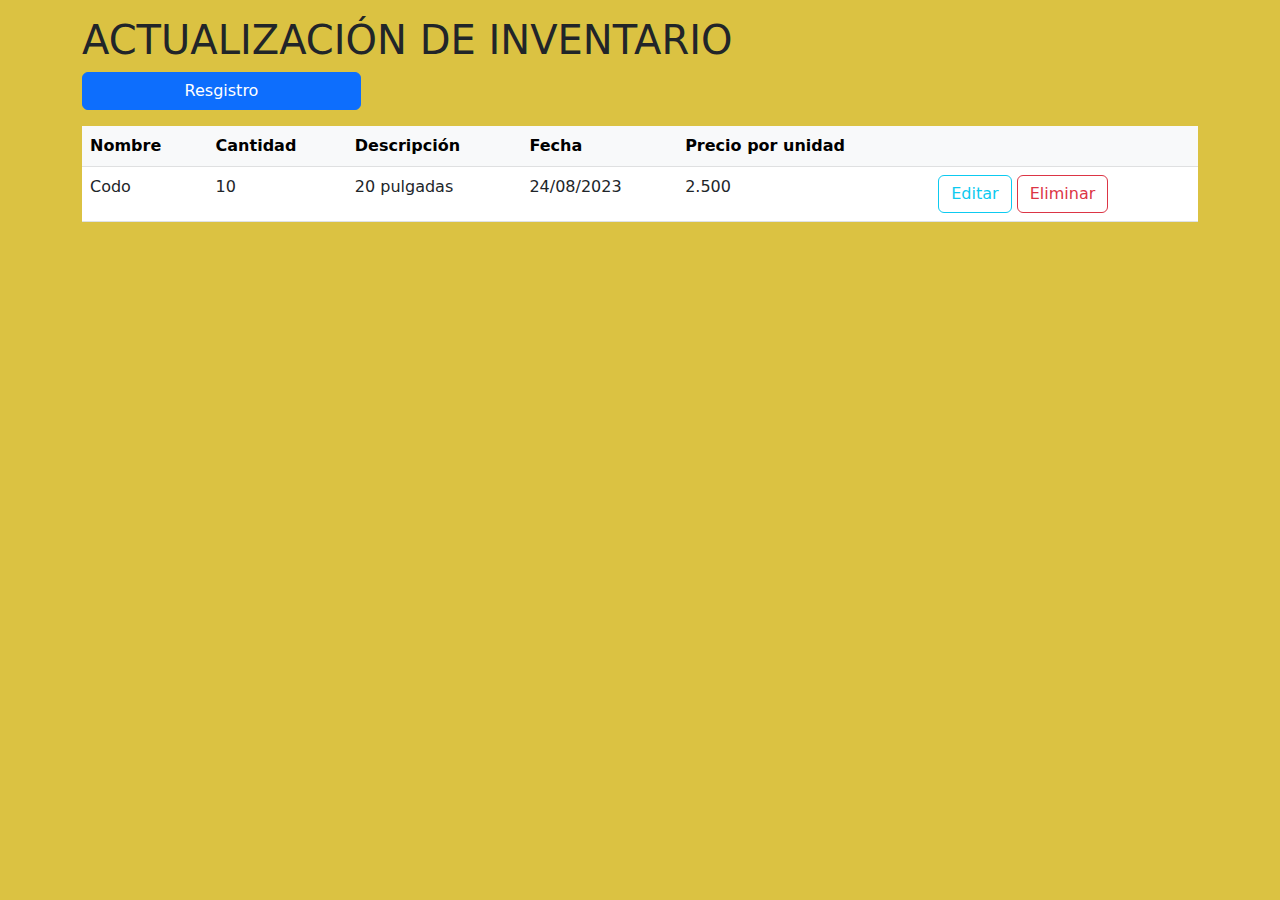
<file: views/actualizacion.html>
<!DOCTYPE html>
<html lang="en">
<head>
    <meta charset="UTF-8">
    <meta name="viewport" content="width=device-width, initial-scale=1.0">
    <title>ACTUALIZACIÓN DE INVENTARIO</title>
    <link rel="stylesheet" href="../vendor/css/bootstrap.min.css">
    <link rel="stylesheet" href="../assets/css/material.css">
</head>
<body>

  <div class="container">
    <header class="py-3"><h1>ACTUALIZACIÓN DE INVENTARIO</h1>
      <div class="d-grid gap-2 col-3">
        <button type="button" class="btn btn-primary" data-bs-toggle="modal" data-bs-target="#exampleModal">Resgistro</button>
        
      </div>
  </header>
  <table class="table">
    <thead class="table-light">
     <tr>
      <th>Nombre</th>
      <th>Cantidad</th>
      <th>Descripción</th>
      <th>Fecha</th>
      <th>Precio por unidad</th>
      <th></th>
     </tr>
    </thead>
    <tbody>
    <tr>
      <td>Codo</td>
      <td>10</td>
      <td>20 pulgadas</td>
      <td>24/08/2023</td>
      <td>2.500</td>
      <td>
        <button class="btn btn-outline-info">Editar</button>
        <button class="btn btn-outline-danger">Eliminar</button>
      </td>
    </tr>
    </tbody>
  </table>

  </div>
<!-- Modal -->
<div class="modal fade" id="exampleModal" tabindex="-1" aria-labelledby="exampleModalLabel" aria-hidden="true">
<div class="modal-dialog">
<div class="modal-content">
  <div class="modal-header">
    <h1 class="modal-title fs-5" id="exampleModalLabel">Actualización de inventario</h1>
    <button type="button" class="btn-close" data-bs-dismiss="modal" aria-label="Close"></button>
  </div>
  <div class="modal-body">
    <form>
      <div class="mb-3">
        <label for="exampleInputNombre" class="form-label">Nombre de la mercancia</label>
        <input type="text" class="form-control" id="exampleInputNombre">
      </div>
      <div class="mb-3">
        <label for="exampleInputCantidad" class="form-label">Cantidad</label>
        <input type="number" class="form-control" id="exampleInputCantidad">
      </div>
      <div class="mb-3">
        <label for="exampleInputDescripcion" class="form-label">Descripcion</label>
        <textarea class="form-control" id="exampleInputDescripcion"></textarea>
      </div>
      <div class="mb-3">
        <label for="exampleInputprecioUnidad" class="form-label">Precio por unidad</label>
        <input type="number" class="form-control" id="exampleInputprecioUnidad">
      </div>
      <button type="submit" class="btn btn-primary">Guardar</button>
    </form>
  </div>
  <div class="modal-footer">
    <button type="button" class="btn btn-secondary" data-bs-dismiss="modal">Close</button>
  </div>
</div>
</div>
</div>
 
    
<script src="../vendor/js/bootstrap.min.js"></script>
     
    
</body>
</html>
</file>
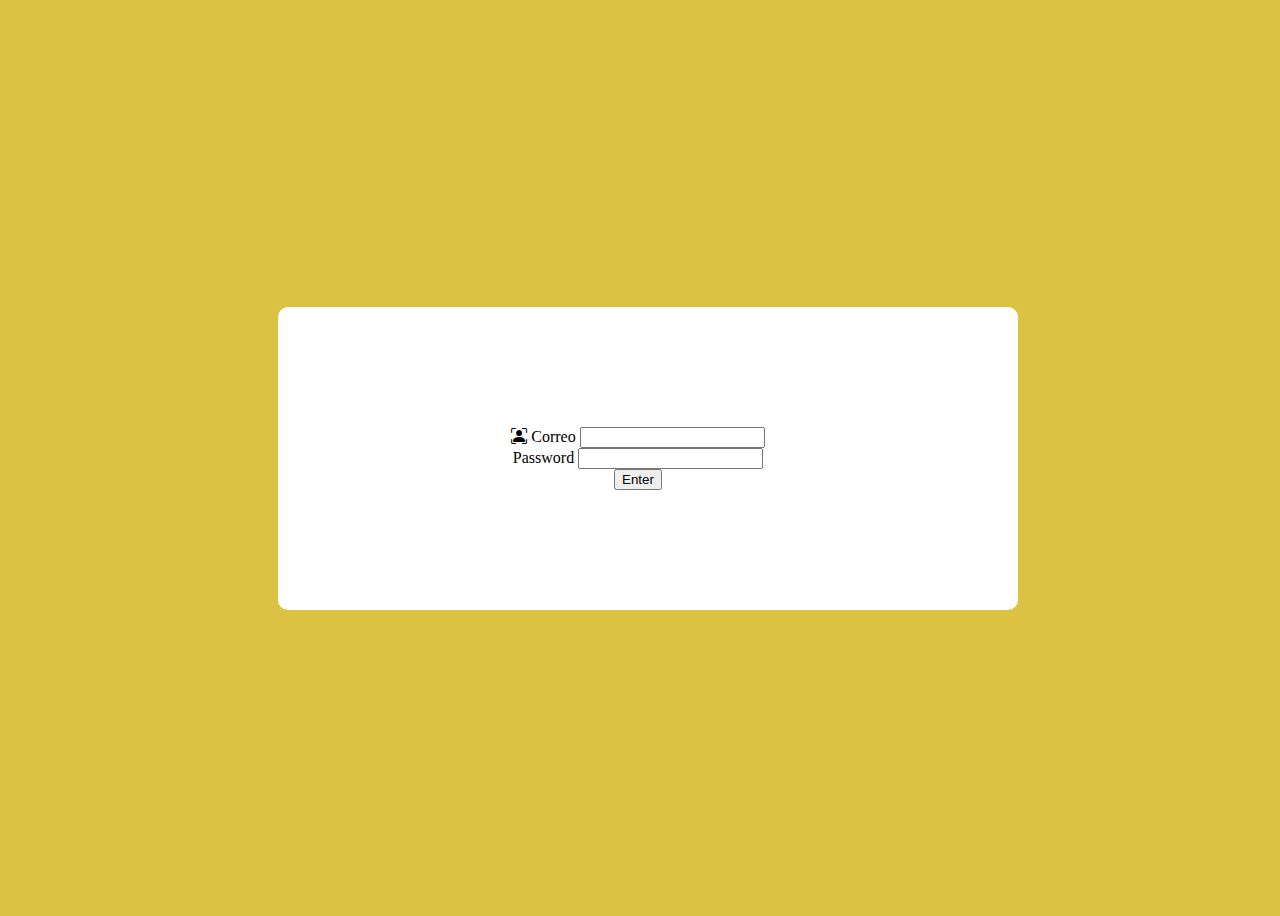
<file: views/autencidadusuario.html>
<!DOCTYPE html>
<html lang="en">
<head>
    <meta charset="UTF-8">
    <meta name="viewport" content="width=device-width, initial-scale=1.0">
    <title>AUTENTICIDAD</title>
    <link rel="stylesheet" href="https://cdn.jsdelivr.net/npm/bootstrap-icons@1.11.1/font/bootstrap-icons.css">
    <link rel="stylesheet" href="../vendor/css/bootstrap.min.css.map">
    <link rel="stylesheet" href="../assets/css/autenticidadusuario.css">
</head>
<body>
    <form>
        <div class="card" style="width: 30rem;">
            <div class="mb-3">
                <i class="bi bi-person-bounding-box"></i>
              <label for="inputDocumento" class="form-label">Correo</label>
              <input type="email" class="form-control" id="inputEmail">
            </div>
            <div class="mb-3">
              <label for="inputPassword" class="form-label">Password</label>
              <input type="password" class="form-control" id="inputPassword">
            </div>
            <button type="submit" class="btn btn-primary">Enter</button>
          </form>
            
</body>
</html>
</file>
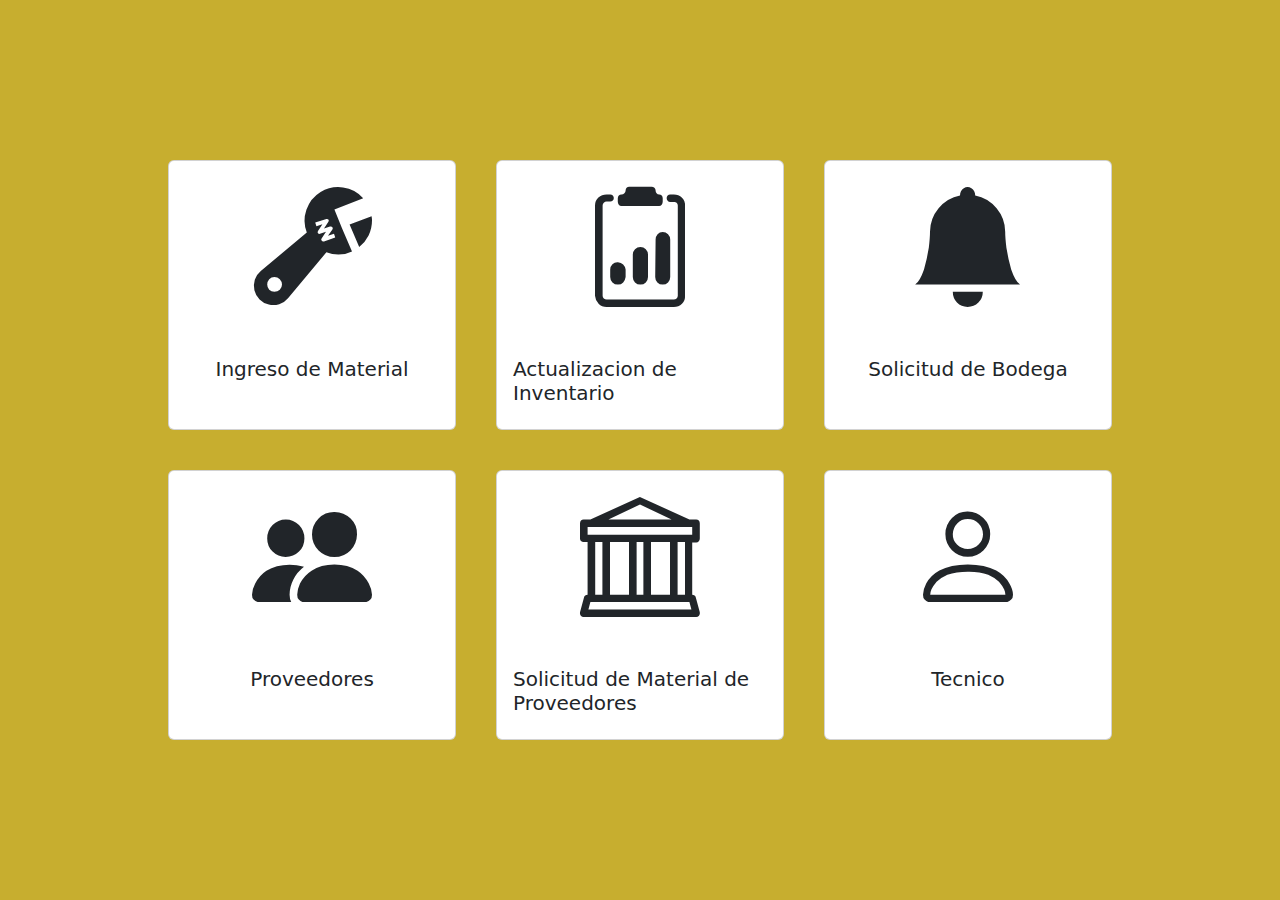
<file: views/home.html>
<!DOCTYPE html>
<html lang="en">

<head>
  <meta charset="UTF-8">
  <meta name="viewport" content="width=device-width, initial-scale=1.0">
  <title>INVENTARIO ACUEDUCTO</title>
  <link rel="stylesheet" href="https://cdn.jsdelivr.net/npm/bootstrap-icons@1.10.5/font/bootstrap-icons.css">
  <link rel="stylesheet" href="../vendor/css/bootstrap.min.css">
  <link rel="stylesheet" href="../assets/css/home.css">

</head>

<body>
  
  <div class="center">
    <div class="card" style="width: 18rem;">
      <i class="bi bi-wrench-adjustable card-img-top icono"></i>
      <div class="card-body ">
        <h5 class="card-title">Ingreso de Material</h5>
      </div>
    </div>
    <div class="card" style="width: 18rem;">
      <i class="bi bi-clipboard2-data card-img-top icono"></i>
      <div class="card-body">
        <h5 class="card-title">Actualizacion de Inventario</h5>
      </div>
    </div>
    <div class="card" style="width: 18rem;">
      <i class="bi bi-bell-fill card-img-top icono"></i>
      <div class="card-body">
        <h5 class="card-title">Solicitud de Bodega</h5>
      </div>
    </div>
    <div class="card" style="width: 18rem;">
      <i class="bi bi-people-fill card-img-top icono"></i>
      <div class="card-body">
        <h5 class="card-title">Proveedores</h5>
      </div>
    </div>
    <div class="card" style="width: 18rem;">
      <i class="bi bi-bank card-img-top icono"></i>
      <div class="card-body">
        <h5 class="card-title">Solicitud de Material de Proveedores</h5>
      </div>
    </div>
    <div class="card" style="width: 18rem;">
      <i class="bi bi-person card-img-top icono"></i>
      <div class="card-body">
        <h5 class="card-title">Tecnico</h5>
      </div>
    </div>

  </div>

</body>

</html>
</file>
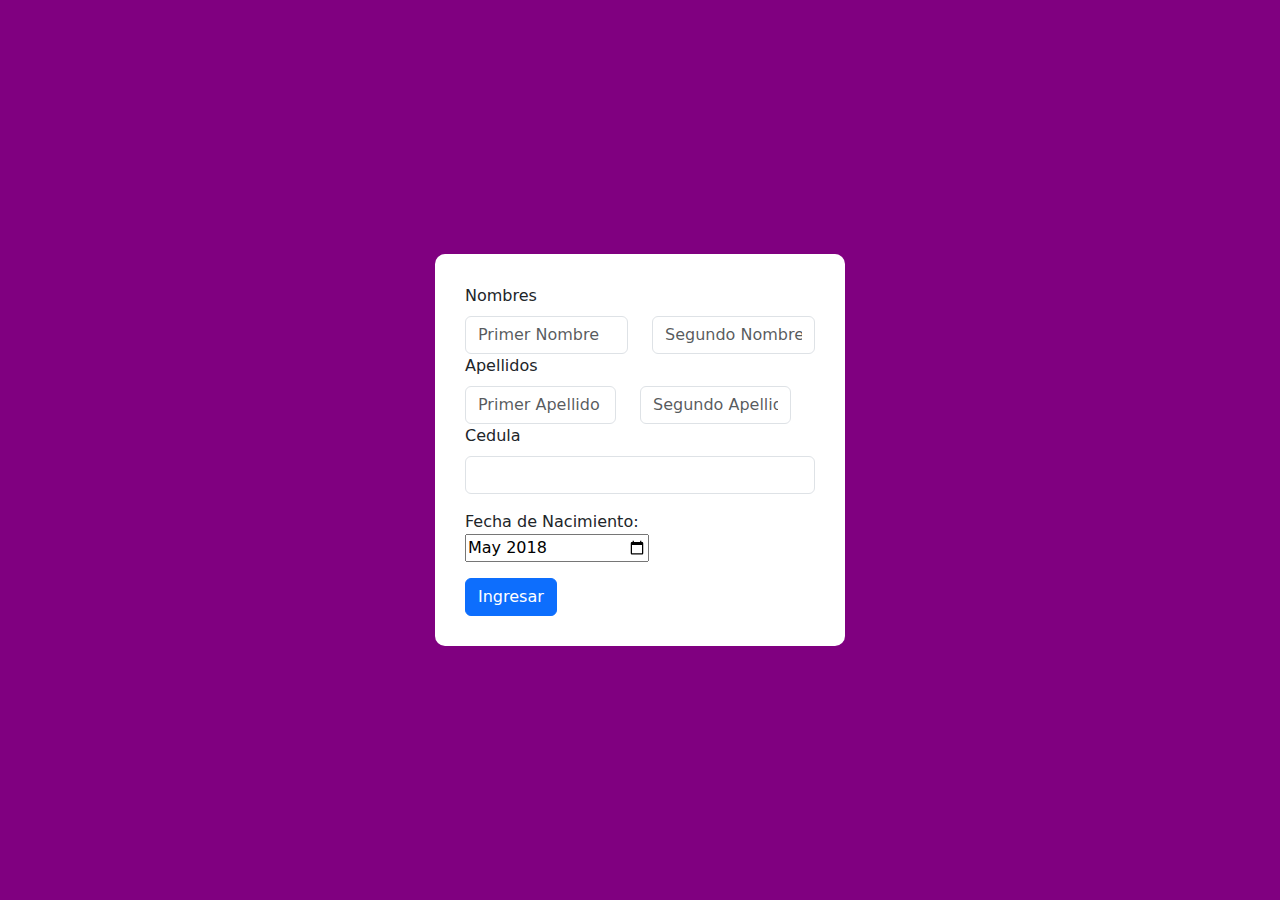
<file: views/informacionusuario.html>
<!DOCTYPE html>
<html lang="en">
<head>
    <meta charset="UTF-8">
    <meta name="viewport" content="width=device-width, initial-scale=1.0">
    <title>INVENTARIO ACUEDUCTO</title>
    <link rel="stylesheet" href="../vendor/css/bootstrap.min.css">
    <link rel="stylesheet" href="../assets/css/estiloLogin.css">
</head>
<body>
    <form>
        <div class="row">
            <label for="inputNombres" class="form-label">Nombres</label>
            <div class="col">
              <input type="text" class="form-control" placeholder="Primer Nombre" aria-label="Primer Nombre">
            </div>
            <div class="col">
              <input type="text" class="form-control" placeholder="Segundo Nombre" aria-label="Segundo Nombre">
            </div>
            <label for="inputApellidos" class="form-label">Apellidos</label>
            <div class="row">
                <div class="col">
                  <input type="text" class="form-control" placeholder="Primer Apellido" aria-label="Primer Apellido">
                </div>
                <div class="col">
                  <input type="text" class="form-control" placeholder="Segundo Apellido" aria-label="Segundo Apellido">
                </div>
              </div>
          </div>
        <div class="mb-3">
            <label for="inputCedula" class="form-label">Cedula</label>
            <input type="number" class="form-control" id="inputCedula">
          </div>

        <div class="mb-3">
            <label for="start">Fecha de Nacimiento: </label>

           <input type="month" type="days" id="start" name="start" min="2000-03" value="2018-05" />

        </div>
        
        
        <button type="Ingresar" class="btn btn-primary">Ingresar</button>
      </form>
</body>
</html>
</file>
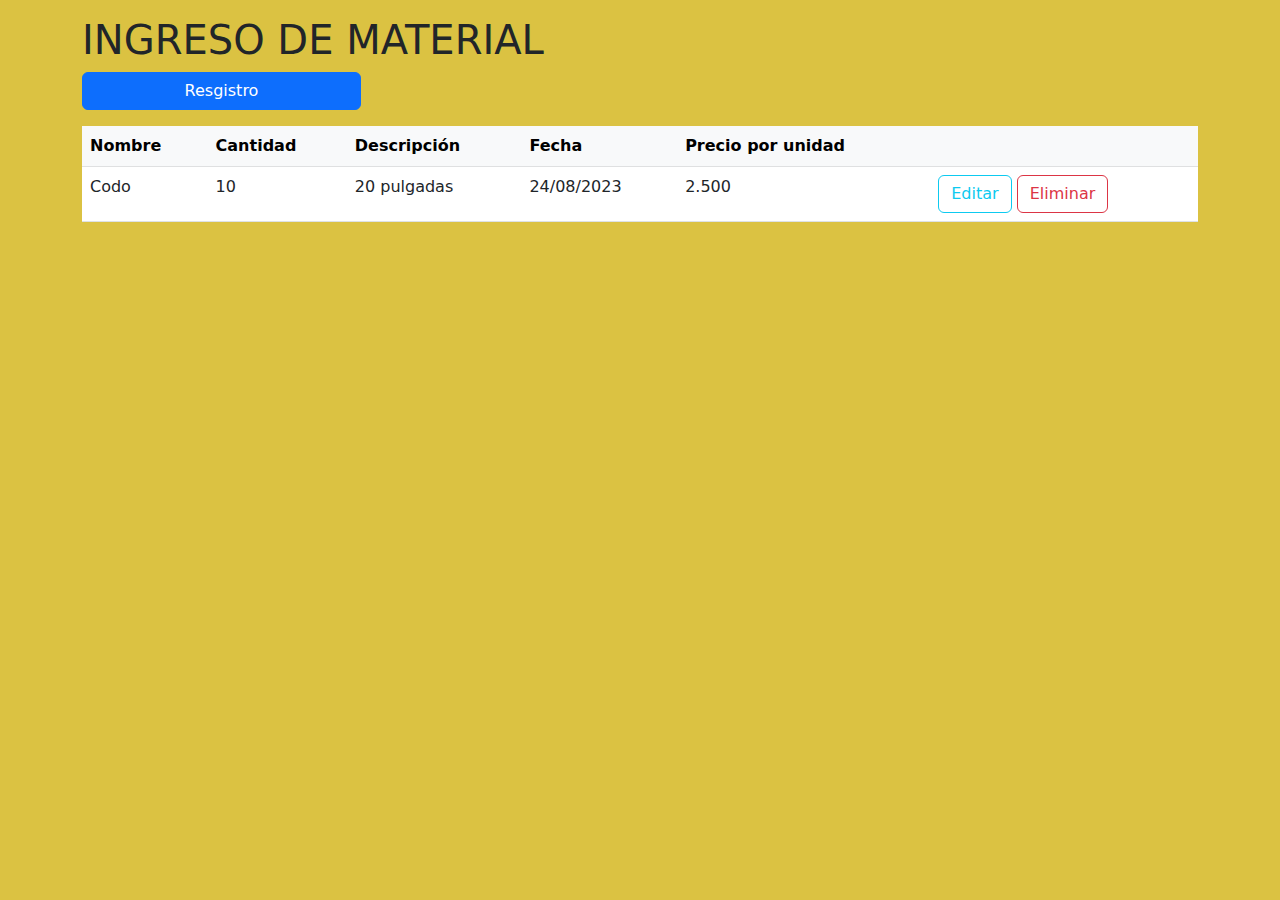
<file: views/ingrematerial.html>
<!DOCTYPE html>
    <html lang="en">
    <head>
        <meta charset="UTF-8">
        <meta name="viewport" content="width=device-width, initial-scale=1.0">
        <title>REGISTRO DEL MATERIAL</title>
        <link rel="stylesheet" href="../vendor/css/bootstrap.min.css">
        <link rel="stylesheet" href="../assets/css/material.css">
    </head>
    <body>

      <div class="container">
        <header class="py-3"><h1>INGRESO DE MATERIAL</h1>
          <div class="d-grid gap-2 col-3">
            <button type="button" class="btn btn-primary" data-bs-toggle="modal" data-bs-target="#exampleModal">Resgistro</button>
            
          </div>
      </header>
      <table class="table">
        <thead class="table-light">
         <tr>
          <th>Nombre</th>
          <th>Cantidad</th>
          <th>Descripción</th>
          <th>Fecha</th>
          <th>Precio por unidad</th>
          <th></th>
         </tr>
        </thead>
        <tbody>
        <tr>
          <td>Codo</td>
          <td>10</td>
          <td>20 pulgadas</td>
          <td>24/08/2023</td>
          <td>2.500</td>
          <td>
            <button class="btn btn-outline-info">Editar</button>
            <button class="btn btn-outline-danger">Eliminar</button>
          </td>
        </tr>
        </tbody>
      </table>

      </div>
    <!-- Modal -->
<div class="modal fade" id="exampleModal" tabindex="-1" aria-labelledby="exampleModalLabel" aria-hidden="true">
  <div class="modal-dialog">
    <div class="modal-content">
      <div class="modal-header">
        <h1 class="modal-title fs-5" id="exampleModalLabel">Registro del material</h1>
        <button type="button" class="btn-close" data-bs-dismiss="modal" aria-label="Close"></button>
      </div>
      <div class="modal-body">
        <form>
          <div class="mb-3">
            <label for="exampleInputNombre" class="form-label">Nombre de la mercancia</label>
            <input type="text" class="form-control" id="exampleInputNombre">
          </div>
          <div class="mb-3">
            <label for="exampleInputCantidad" class="form-label">Cantidad</label>
            <input type="number" class="form-control" id="exampleInputCantidad">
          </div>
          <div class="mb-3">
            <label for="exampleInputDescripcion" class="form-label">Descripcion</label>
            <textarea class="form-control" id="exampleInputDescripcion"></textarea>
          </div>
          <div class="mb-3">
            <label for="exampleInputprecioUnidad" class="form-label">Precio por unidad</label>
            <input type="number" class="form-control" id="exampleInputprecioUnidad">
          </div>
          <button type="submit" class="btn btn-primary">Guardar</button>
        </form>
      </div>
      <div class="modal-footer">
        <button type="button" class="btn btn-secondary" data-bs-dismiss="modal">Close</button>
      </div>
    </div>
  </div>
</div>
     
        
<script src="../vendor/js/bootstrap.min.js"></script>
         
        
    </body>
    </html>
</file>
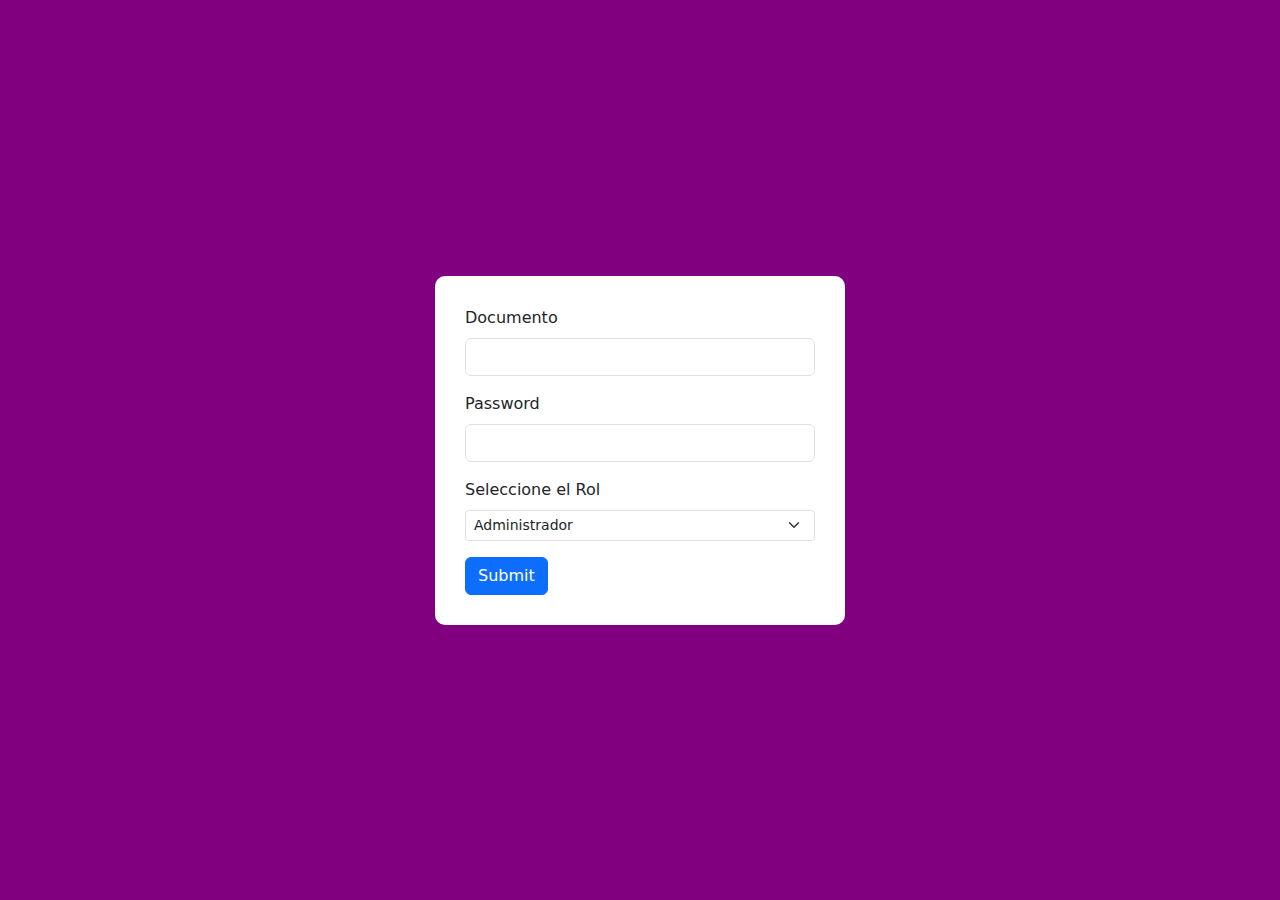
<file: views/login.html>
<!DOCTYPE html>
<html lang="en">
<head>
    <meta charset="UTF-8">
    <meta name="viewport" content="width=device-width, initial-scale=1.0">
    <title>INVENTARIO ACUEDUCTO</title>
    <link rel="stylesheet" href="../vendor/css/bootstrap.min.css">
    <link rel="stylesheet" href="../assets/css/estiloLogin.css">
</head>
<body>
    <form>
        <div class="mb-3">
          <label for="inputDocumento" class="form-label">Documento</label>
          <input type="number" class="form-control" id="inputDocumento">
        </div>
        <div class="mb-3">
          <label for="inputPassword" class="form-label">Password</label>
          <input type="password" class="form-control" id="inputPassword">
        </div>
        <div class="mb-3">
          <label for="inputRol" class="form-label">Seleccione el Rol</label>
          <select class="form-select form-select-sm" id="inputRol">
            <option value="adm">Administrador</option>
            <option value="tecnico">Tecnico en Acueducto</option>
            <option value="proveedor">Proveedor</option>
          </select>
        </div>
        
        <button type="submit" class="btn btn-primary">Submit</button>
      </form>
</body>
</html>
</file>
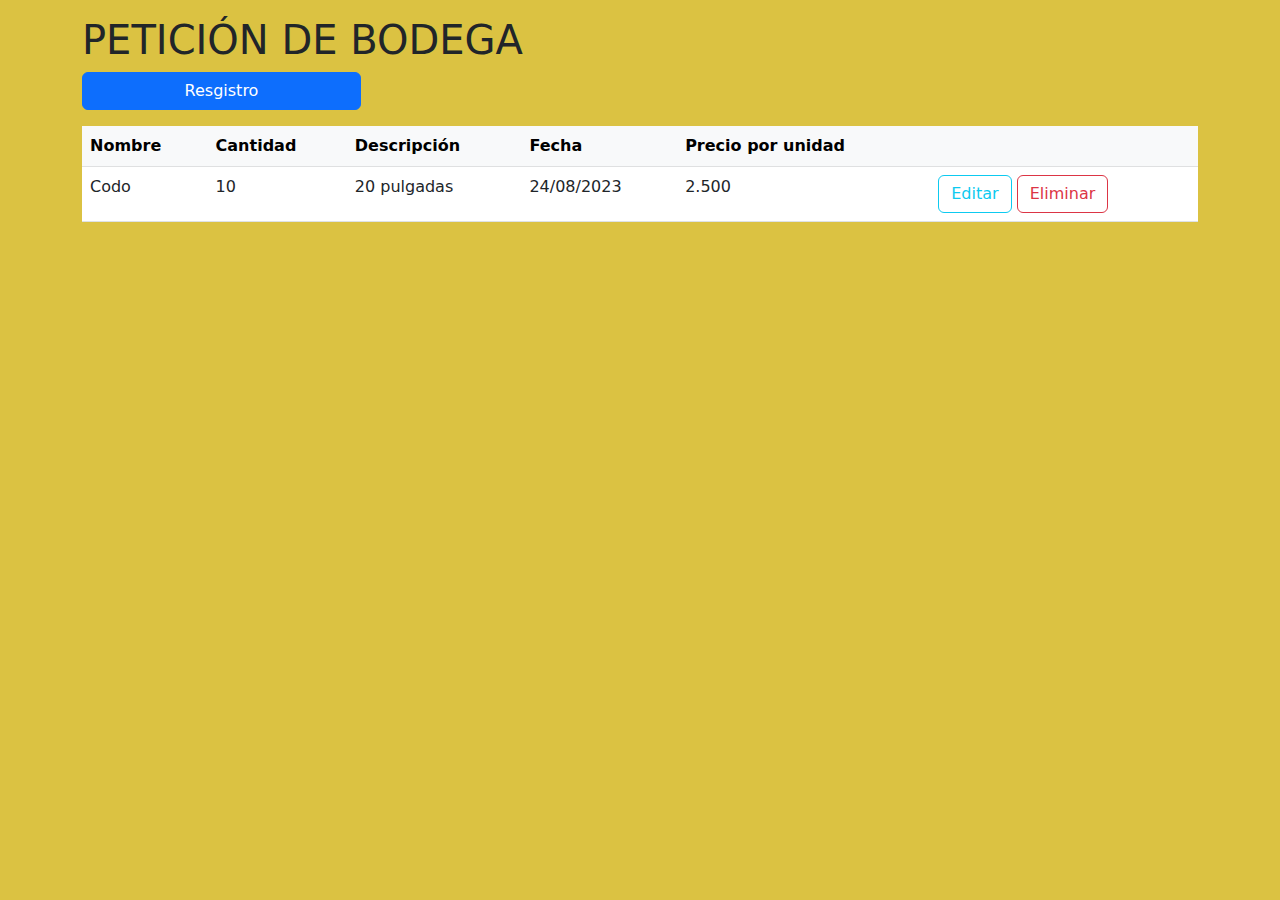
<file: views/solicBodega.html>
<!DOCTYPE html>
<html lang="en">
<head>
    <meta charset="UTF-8">
    <meta name="viewport" content="width=device-width, initial-scale=1.0">
    <title>SOLICITUD DE BODEGA</title>
    <link rel="stylesheet" href="../vendor/css/bootstrap.min.css">
    <link rel="stylesheet" href="../assets/css/material.css">
</head>
<body>

  <div class="container">
    <header class="py-3"><h1>PETICIÓN DE BODEGA</h1>
      <div class="d-grid gap-2 col-3">
        <button type="button" class="btn btn-primary" data-bs-toggle="modal" data-bs-target="#exampleModal">Resgistro</button>
        
      </div>
  </header>
  <table class="table">
    <thead class="table-light">
     <tr>
      <th>Nombre</th>
      <th>Cantidad</th>
      <th>Descripción</th>
      <th>Fecha</th>
      <th>Precio por unidad</th>
      <th></th>
     </tr>
    </thead>
    <tbody>
    <tr>
      <td>Codo</td>
      <td>10</td>
      <td>20 pulgadas</td>
      <td>24/08/2023</td>
      <td>2.500</td>
      <td>
        <button class="btn btn-outline-info">Editar</button>
        <button class="btn btn-outline-danger">Eliminar</button>
      </td>
    </tr>
    </tbody>
  </table>

  </div>
<!-- Modal -->
<div class="modal fade" id="exampleModal" tabindex="-1" aria-labelledby="exampleModalLabel" aria-hidden="true">
<div class="modal-dialog">
<div class="modal-content">
  <div class="modal-header">
    <h1 class="modal-title fs-5" id="exampleModalLabel">Registro del material</h1>
    <button type="button" class="btn-close" data-bs-dismiss="modal" aria-label="Close"></button>
  </div>
  <div class="modal-body">
    <form>
        <div class="mb-3">
            <label for="exampleInputCodigo" class="form-label">Codigo</label>
            <input type="number" class="form-control" id="exampleInputprecioUnidadCodigo">
          </div>
      <div class="mb-3">
        <label for="exampleInputNombre" class="form-label">Nombre de la mercancia</label>
        <input type="text" class="form-control" id="exampleInputNombre">
      </div>
      <div class="mb-3">
        <label for="exampleInputCantidad" class="form-label">Cantidad</label>
        <input type="number" class="form-control" id="exampleInputCantidad">
      </div>
      <div class="mb-3">
        <label for="exampleInputDescripcion" class="form-label">Descripcion</label>
        <textarea class="form-control" id="exampleInputDescripcion"></textarea>
      </div>
      <button type="submit" class="btn btn-primary">Guardar</button>
    </form>
  </div>
  <div class="modal-footer">
    <button type="button" class="btn btn-secondary" data-bs-dismiss="modal">Close</button>
  </div>
</div>
</div>
</div>
 
    
<script src="../vendor/js/bootstrap.min.js"></script>
     
    
</body>
</html>
</file>
<file: assets/css/material.css>
body{
    background-color: rgb(219, 194, 66);
}
</file>
<file: assets/css/autenticidadusuario.css>
body{
    background-color: rgb(219, 194, 66);;
    width: 100% ;
    height: 100vh;
    display: grid;
    place-items: center;
}
form{
    width: 500px;
    border-radius: 10px;
    background-color: white;
    padding: 120px;
    }
.icono{
        font-size: 180px;
}
.card{
    display: flex;
    flex-direction :column ;
    align-items: center;
    transition-property:transform;
    transition-duration: 100ms;
}
.card:hover{
    cursor:pointer;
    transform: scale(1.1);
}
.card .icono{
    display: grid; 
    text-align: center;
}
.center{
    display: grid;
    grid-template-columns: repeat(2,1fr);
    gap: 30px;
    border-radius: 10px;
    padding: 200px;
}
</file>
<file: assets/css/home.css>
body{
    background-color:rgb(199, 174, 47);
    display: grid;
    place-items: center;
    height: 100vh; 
}

.icono{
    font-size: 120px;
}
.card{
    display: flex;
    flex-direction: column;
    align-items: center;
    transition-property: transform;
    transition-duration: 300ms;
}
.card:hover{
    cursor: pointer;
    transform: scale(1.1);
}


.card .icono{
    display: block; 
    text-align: center;
}
.center{
    display: grid;
    grid-template-columns: repeat(3,1fr);
    gap: 40px;
    border-radius: 10px;
    padding: 30px;
}
</file>
<file: assets/css/estiloLogin.css>
body{
    background-color: purple;
    width: 100% ;
    height: 100vh;
    display: grid;
    place-items: center;
}
form{
width: 410px;
border-radius: 10px;
background-color: white;
padding: 30px;
}
</file>
